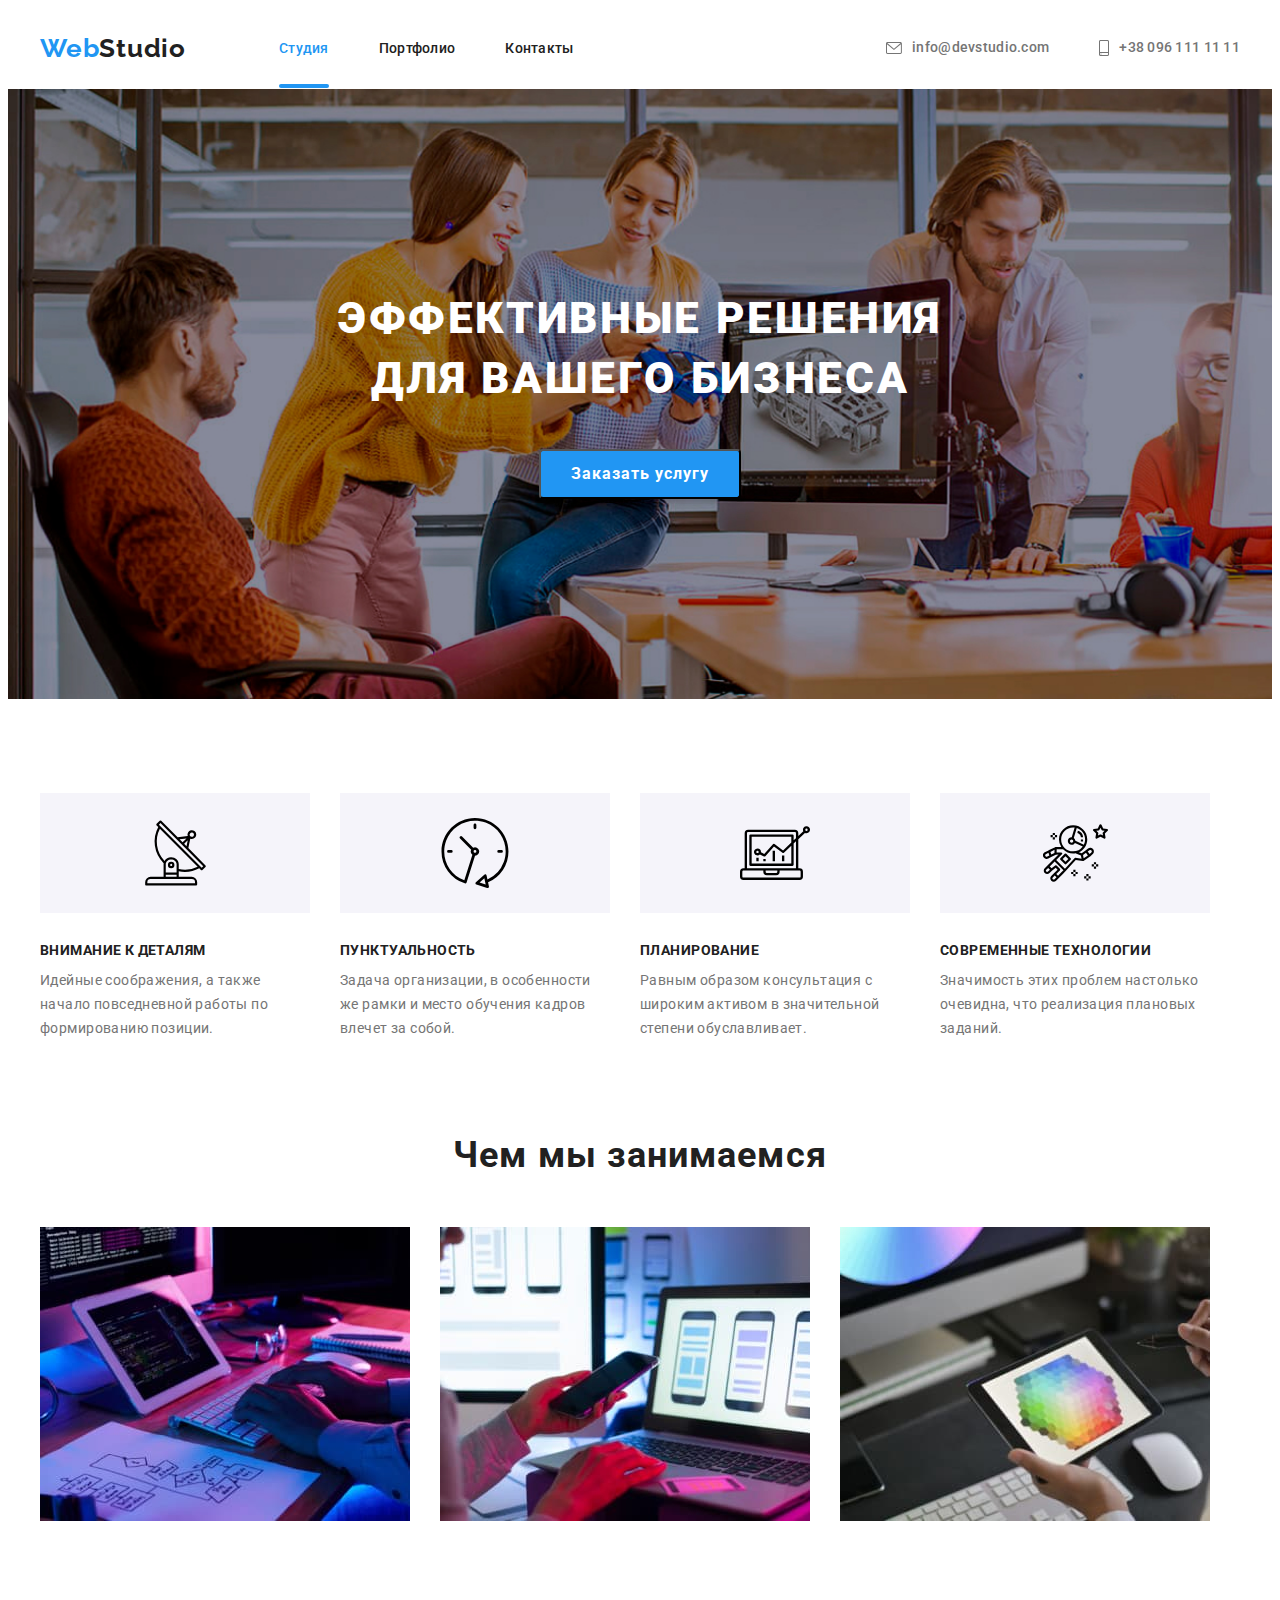
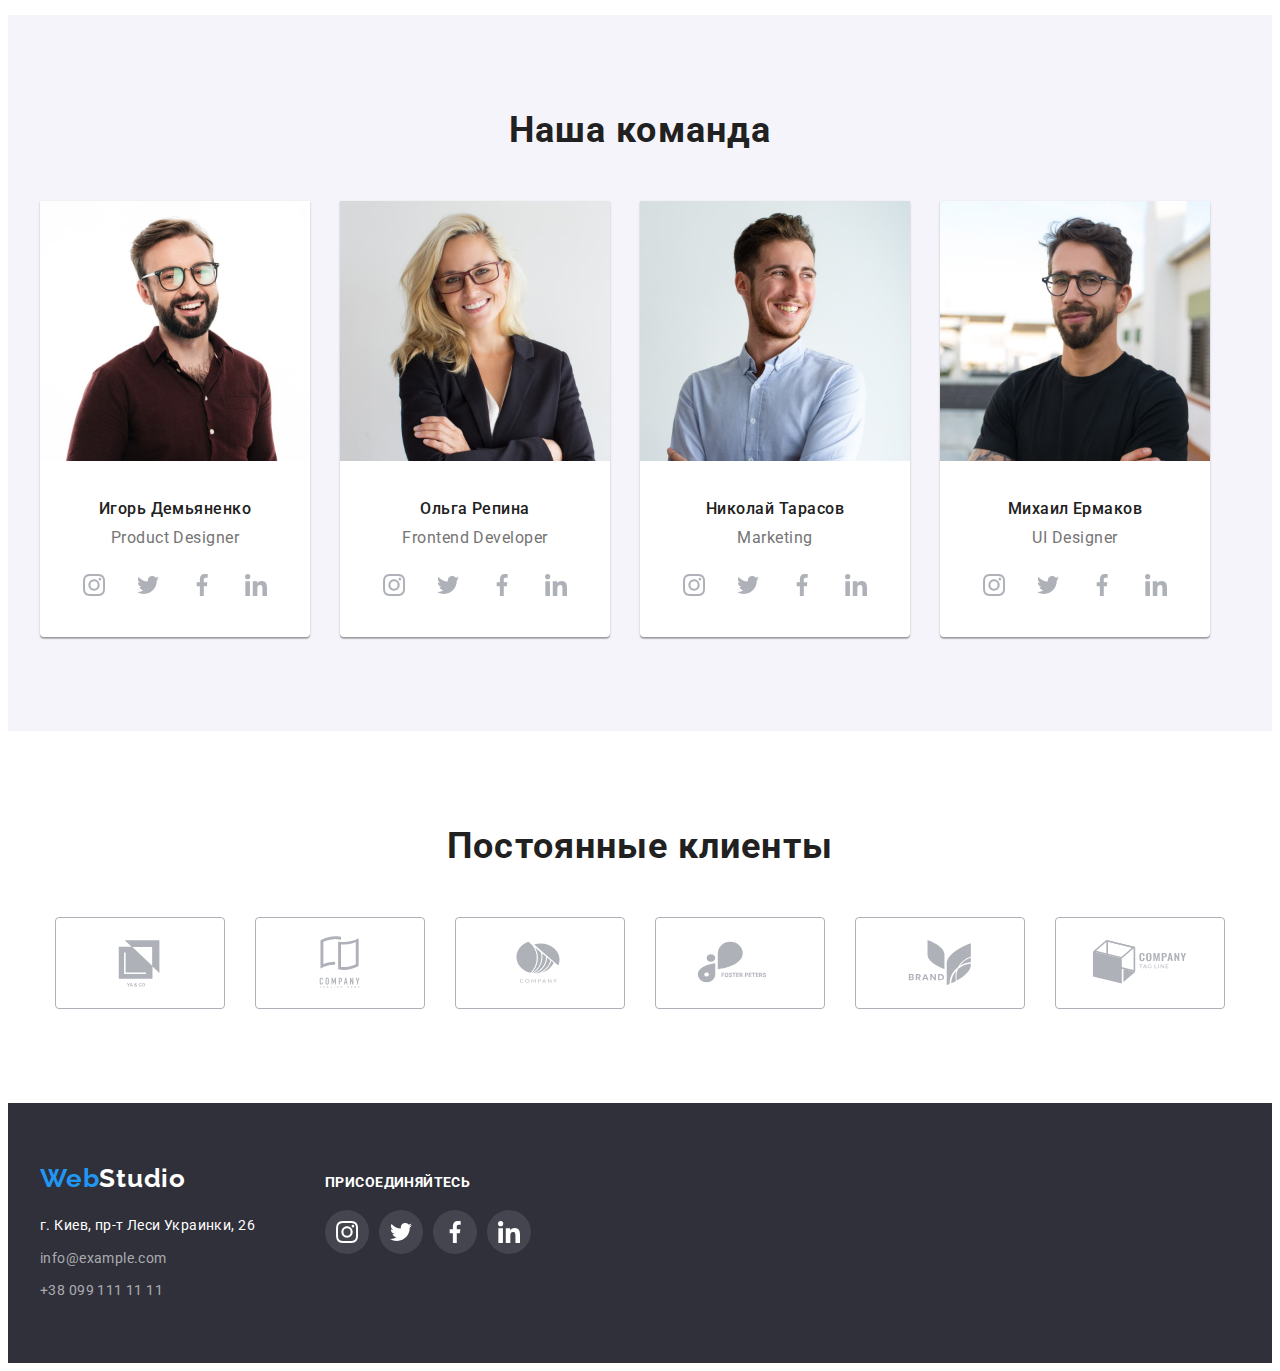
<file: index.html>
<!DOCTYPE html>
<html lang="ru">
<head>
    <meta charset="UTF-8">
    <meta http-equiv="X-UA-Compatible" content="IE=edge">
    <meta name="viewport" content="width=device-width, initial-scale=1.0">
    <title>Web Studio</title>
    <link rel="preconnect" href="https://fonts.googleapis.com">
    <link rel="preconnect" href="https://fonts.gstatic.com" crossorigin>
    <link href="https://fonts.googleapis.com/css2?family=Raleway:wght@700&family=Roboto:wght@400;500;700;900&display=swap" rel="stylesheet">
    <link rel="stylesheet" href="https://cdnjs.cloudflare.com/ajax/libs/modern-normalize/1.1.0/modern-normalize.min.css" integrity="sha512-wpPYUAdjBVSE4KJnH1VR1HeZfpl1ub8YT/NKx4PuQ5NmX2tKuGu6U/JRp5y+Y8XG2tV+wKQpNHVUX03MfMFn9Q==" crossorigin="anonymous" referrerpolicy="no-referrer" />
    <link rel="stylesheet" href="./css/styles.css">
</head>
<body>
    <header class="header">
        <div class="container  header-container">
        <a href="./index.html" class="link logo"> <span> Web</span>Studio </a>
        <nav class="nav">
            <ul class="nav-list list" >
                <li class="nav-item"><a href="./index.html" class="nav-link link current" >Студия</a></li>
                <li class="nav-item"><a href="./portfolio.html" class="nav-link link">Портфолио</a></li>
                <li class="nav-item"><a href="" class="nav-link link">Контакты</a></li>
            </ul>
        </nav>
        <ul class="contact-nav list" >
            
            <li class="header-contact ">
                <a href="mailto:info@devstudio.com"  class="header-mail  link" >
                    <svg class="header-svg" width="16px" height="12px">
                        <use href="./images/symbol-header.svg#icon-envelope">
                    </svg>
                    info@devstudio.com
                </a>
            </li>
            
            <li class="header-contact">
                <a href="tel:+380961111111" class="header-phone link" >
                    <svg class="header-svg" width="10px" height="16px" >
                        <use href="./images/symbol-header.svg#icon-smartphone"> </use>
                    </svg>
                    +38 096 111 11 11
                </a>
            </li>
        </ul>
        </div>
    </header>
    <main>
        <section class="hero">
            <div class="container ">
                <h1 class="hero-text">Эффективные решения <br /> для вашего бизнеса</h1>
                <button type="button" class="main-button" data-modal-open> Заказать услугу</button>
            </div>
        </section>
        <section class="advantages">
            <div class="container">
            <ul class="list advantages-list">
                <li class="advantages-examples">
                    <div class="title-icon">
                        <svg class="title-icon-svg" width="65px" height="70px" >
                            <use href="./images/symbol-defs.svg#icon-antenna"></use>
                        </svg>
                    </div>
                    <h3 class="title-text">Внимание к деталям</h3>
                    <p class="text-desc">Идейные соображения, а также начало повседневной работы по формированию позиции.</p>
                </li>
                <li class="advantages-examples">
                    <div class="title-icon">
                        <svg class="title-icon-svg" width="70px" height="70px" >
                            <use href="./images/symbol-defs.svg#icon-clock"></use>
                        </svg>
                    </div>
                    <h3 class="title-text">Пунктуальность</h3>
                    <p class="text-desc">Задача организации, в особенности же рамки и место обучения кадров влечет за собой.</p>
                </li>
                <li class="advantages-examples">
                    <div class="title-icon">
                        <svg class="title-icon-svg" width="70px" height="70px" >
                            <use href="./images/symbol-defs.svg#icon-diagram"></use>
                        </svg>
                    </div>
                    <h3 class="title-text">Планирование</h3>
                    <p class="text-desc">Равным образом консультация с широким активом в значительной степени обуславливает.</p>
                </li>
                <li class="advantages-examples">
                    <div class="title-icon">
                        <svg class="title-icon-svg" width="65px" height="70px" >
                            <use href="./images/symbol-defs.svg#icon-astronaut"></use>
                        </svg>
                    </div>
                    <h3 class="title-text">Современные технологии</h3>
                    <p class="text-desc">Значимость этих проблем настолько очевидна, что реализация плановых заданий.</p>
                </li>
            </ul>
        </div>
        </section>
        <section class="our-job">
            <div class="container">
            <h2 class="site-subtitle">Чем мы занимаемся</h2>
            <ul class="list img-list">
                <li class="img-item">
                    <div class="item-wrapper">
                        <img src="./images/img1.jpg" alt="Человек набирает текст" width="370" height="294">
                        <p class="text-wrapper">Десктопные приложения</p>
                    </div>
                </li>
                <li class="img-item">
                    <div class="item-wrapper">
                        <img src="./images/img2.jpg" alt="Человек выбирает макета сайта" width="370" height="294">
                        <p class="text-wrapper">Мобильные приложения</p>
                    </div>
                </li>
                <li class="img-item">
                    <div class="item-wrapper">
                        <img src="./images/img3.jpg" alt="Человек выбирает нужный цвет" width="370" height="294">
                        <p class="text-wrapper">Дизайнерские решения</p>
                    </div>
                </li>
            </ul>
            </div>
        </section>
        <section class="our-team">
            <div class="container">
            <h2 class="site-subtitle">Наша команда</h2>
            <ul class="list team-list">
                <li class="team-icon">
                    <img src="./images/img4.jpg" alt="Участник команды" width="270" height="260">
                    <div class="team-text">
                    <h3 class="team-subtitle">Игорь Демьяненко</h3>
                    <p class="team-desc">Product Designer</p>
                    <ul class="socials list socials-list">
                        <li class="sociasls-item">
                            <a class="socials-link socials-link-instagram" href="">
                                <svg class="socials-icon" width="22px" height="22px">
                                    <use href="./images/symbol-defs.svg#icon-instagram"></use>
                                </svg>
                            </a>
                        </li>
                        <li class="sociasls-item">
                            <a class="socials-link socials-link-twitter" href="">
                                <svg class="socials-icon" width="22px" height="22px">
                                    <use href="./images/symbol-defs.svg#icon-twitter"></use>
                                </svg>
                            </a>
                        </li>
                        <li class="sociasls-item">
                            <a class="socials-link socials-link-facebook" href="">
                                <svg class="socials-icon" width="22px" height="22px">
                                    <use href="./images/symbol-defs.svg#icon-facebook"></use>
                                </svg>
                            </a>
                        </li>
                        <li class="sociasls-item">
                            <a class="socials-link socials-link-linkedin" href="">
                                <svg class="socials-icon" width="22px" height="22px">
                                    <use href="./images/symbol-defs.svg#icon-linkedin"></use>
                                </svg>
                            </a>
                        </li>
                    </ul>
                    </div>
                </li>
                <li class="team-icon">
                    <img src="./images/img5.jpg" alt="Участник команды" width="270" height="260">
                    <div class="team-text">
                    <h3 class="team-subtitle">Ольга Репина</h3>
                    <p class="team-desc">Frontend Developer</p>
                    <ul class="socials list socials-list">
                        <li class="sociasls-item">
                            <a class="socials-link socials-link-instagram" href="">
                                <svg class="socials-icon" width="22px" height="22px">
                                    <use href="./images/symbol-defs.svg#icon-instagram"></use>
                                </svg>
                            </a>
                        </li>
                        <li class="sociasls-item">
                            <a class="socials-link socials-link-twitter" href="">
                                <svg class="socials-icon" width="22px" height="22px">
                                    <use href="./images/symbol-defs.svg#icon-twitter"></use>
                                </svg>
                            </a>
                        </li>
                        <li class="sociasls-item">
                            <a class="socials-link socials-link-facebook" href="">
                                <svg class="socials-icon" width="22px" height="22px">
                                    <use href="./images/symbol-defs.svg#icon-facebook"></use>
                                </svg>
                            </a>
                        </li>
                        <li class="sociasls-item">
                            <a class="socials-link socials-link-linkedin" href="">
                                <svg class="socials-icon" width="22px" height="22px">
                                    <use href="./images/symbol-defs.svg#icon-linkedin"></use>
                                </svg>
                            </a>
                        </li>
                    </ul>
                    </div>
                </li>
                <li class="team-icon">
                    <img src="./images/img6.jpg" alt="Участник команд" width="270" height="260">
                    <div class="team-text">
                    <h3 class="team-subtitle">Николай Тарасов</h3>
                    <p class="team-desc">Marketing</p>
                    <ul class="socials list socials-list">
                        <li class="sociasls-item">
                            <a class="socials-link socials-link-instagram" href="">
                                <svg class="socials-icon" width="22px" height="22px">
                                    <use href="./images/symbol-defs.svg#icon-instagram"></use>
                                </svg>
                            </a>
                        </li>
                        <li class="sociasls-item">
                            <a class="socials-link socials-link-twitter" href="">
                                <svg class="socials-icon" width="22px" height="22px">
                                    <use href="./images/symbol-defs.svg#icon-twitter"></use>
                                </svg>
                            </a>
                        </li>
                        <li class="sociasls-item">
                            <a class="socials-link socials-link-facebook" href="">
                                <svg class="socials-icon" width="22px" height="22px">
                                    <use href="./images/symbol-defs.svg#icon-facebook"></use>
                                </svg>
                            </a>
                        </li>
                        <li class="sociasls-item">
                            <a class="socials-link socials-link-linkedin" href="">
                                <svg class="socials-icon" width="22px" height="22px">
                                    <use href="./images/symbol-defs.svg#icon-linkedin"></use>
                                </svg>
                            </a>
                        </li>
                    </ul>
                    </div>
                </li>
                <li class="team-icon">
                    <img src="./images/img7.jpg" alt="Участник команды" width="270" height="260">
                    <div class="team-text">
                    <h3 class="team-subtitle">Михаил Ермаков</h3>
                    <p class="team-desc">UI Designer</p>
                    <ul class="socials list socials-list">
                        <li class="sociasls-item">
                            <a class="socials-link socials-link-instagram" href="">
                                <svg class="socials-icon" width="22px" height="22px">
                                    <use href="./images/symbol-defs.svg#icon-instagram"></use>
                                </svg>
                            </a>
                        </li>
                        <li class="sociasls-item">
                            <a class="socials-link socials-link-twitter" href="">
                                <svg class="socials-icon" width="22px" height="22px">
                                    <use href="./images/symbol-defs.svg#icon-twitter"></use>
                                </svg>
                            </a>
                        </li>
                        <li class="sociasls-item">
                            <a class="socials-link socials-link-facebook" href="">
                                <svg class="socials-icon" width="22px" height="22px">
                                    <use href="./images/symbol-defs.svg#icon-facebook"></use>
                                </svg>
                            </a>
                        </li>
                        <li class="sociasls-item">
                            <a class="socials-link socials-link-linkedin" href="">
                                <svg class="socials-icon" width="22px" height="22px">
                                    <use href="./images/symbol-defs.svg#icon-linkedin"></use>
                                </svg>
                            </a>
                        </li>
                    </ul>
                    </div>
                </li>
            </ul>
            </div>
        </section>
        <section class="clients">
            <div class="container">
            <h2 class="clients-subtitle">Постоянные клиенты</h2>
            <ul class="list socials client-socials">
                <li class="client-item">
                     <a class="client-link" href="">
                        <svg class="client-icon" width="106px" height="60px">
                            <use href="./images/symbol.svg#icon-Logo"></use>
                        </svg>
                    </a>
                </li>
                <li class="client-item" >
                    <a class="client-link" href="">
                        <svg class="client-icon" width="106px" height="60px" >
                            <use href="./images/symbol.svg#icon-Logo-1"></use>
                        </svg>
                    </a>
                </li>
                <li class="client-item" >
                    <a class="client-link" href="">
                        <svg class="client-icon" width="106px" height="60px">
                            <use href="./images/symbol.svg#icon-Logo-2"></use>
                        </svg>
                    </a>
                </li>
                <li class="client-item" >
                    <a class="client-link" href="">
                        <svg class="client-icon" width="106px" height="60px">
                            <use href="./images/symbol.svg#icon-Logo-3"></use>
                        </svg>
                    </a>
                </li>
                <li class="client-item" >
                    <a class="client-link" href="">
                        <svg class="client-icon" width="106px" height="60px">
                            <use href="./images/symbol.svg#icon-Logo-4"></use>
                        </svg>
                    </a>
                </li>
                <li class="client-item" >
                    <a class="client-link" href="">
                        <svg class="client-icon" width="106px" height="60px">
                            <use href="./images/symbol.svg#icon-Logo-5"></use>
                        </svg>
                    </a>
                </li>
            </ul>
            </div>
        </section>
    </main>

    <footer class="footer">
        <div class="container footer-container">
            <div class="footer-contact">
            <a href="./index.html" class="link logo-footer"> <span class="logo-blue"> Web</span>Studio </a>
        <address>
            <ul class="list">
                <li class="footer-list"><a class="adress-link link" href="https://goo.gl/maps/c3JpCVqyvA2sfu4g9" target="_blank" rel="noopener noreferrer">г. Киев, пр-т Леси Украинки, 26</a></li>
                <li class="footer-list"><a class="contact-footer link" href="mailto:info@example.com">info@example.com</a></li>
                <li class="footer-list"><a class="contact-footer phone link" href="tel:+380991111111">+38 099 111 11 11</a></li>
            </ul>
        </address>
        </div>
        <div class="footer-socials">
        <h3 class="footer-subtitle">Присоединяйтесь</h3>
        <ul class="socials list socials-list-footer">
            <li class="sociasls-item">
                <a class="socials-link-footer socials-link-instagram" href="">
                    <svg class="socials-icon-footer" width="22px" height="22px">
                        <use href="./images/symbol-defs.svg#icon-instagram"></use>
                    </svg>
                </a>
            </li>
            <li class="sociasls-item">
                <a class="socials-link-footer socials-link-twitter" href="">
                    <svg class="socials-icon-footer" width="22px" height="22px">
                        <use href="./images/symbol-defs.svg#icon-twitter"></use>
                    </svg>
                </a>
            </li>
            <li class="sociasls-item">
                <a class="socials-link-footer socials-link-facebook" href="">
                    <svg class="socials-icon-footer" width="22px" height="22px">
                        <use href="./images/symbol-defs.svg#icon-facebook"></use>
                    </svg>
                </a>
            </li>
            <li class="sociasls-item">
                <a class="socials-link-footer socials-link-linkedin" href="">
                    <svg class="socials-icon-footer" width="22px" height="22px">
                        <use href="./images/symbol-defs.svg#icon-linkedin"></use>
                    </svg>
                </a>
            </li>
        </ul>
        </div>
    </footer>
    <div class="backdrop is-hidden" data-modal>
        <div class="modal-wrapper">
            <button class="modal-btn" type="button" data-modal-close>&#10006</button>
            <p>Lorem ipsum dolor, sit amet consectetur adipisicing elit. Facere, explicabo!
            </p>
        </div>
    </div>
    <script src="/js/modal.js"></script>
</body>
</html>
</file>
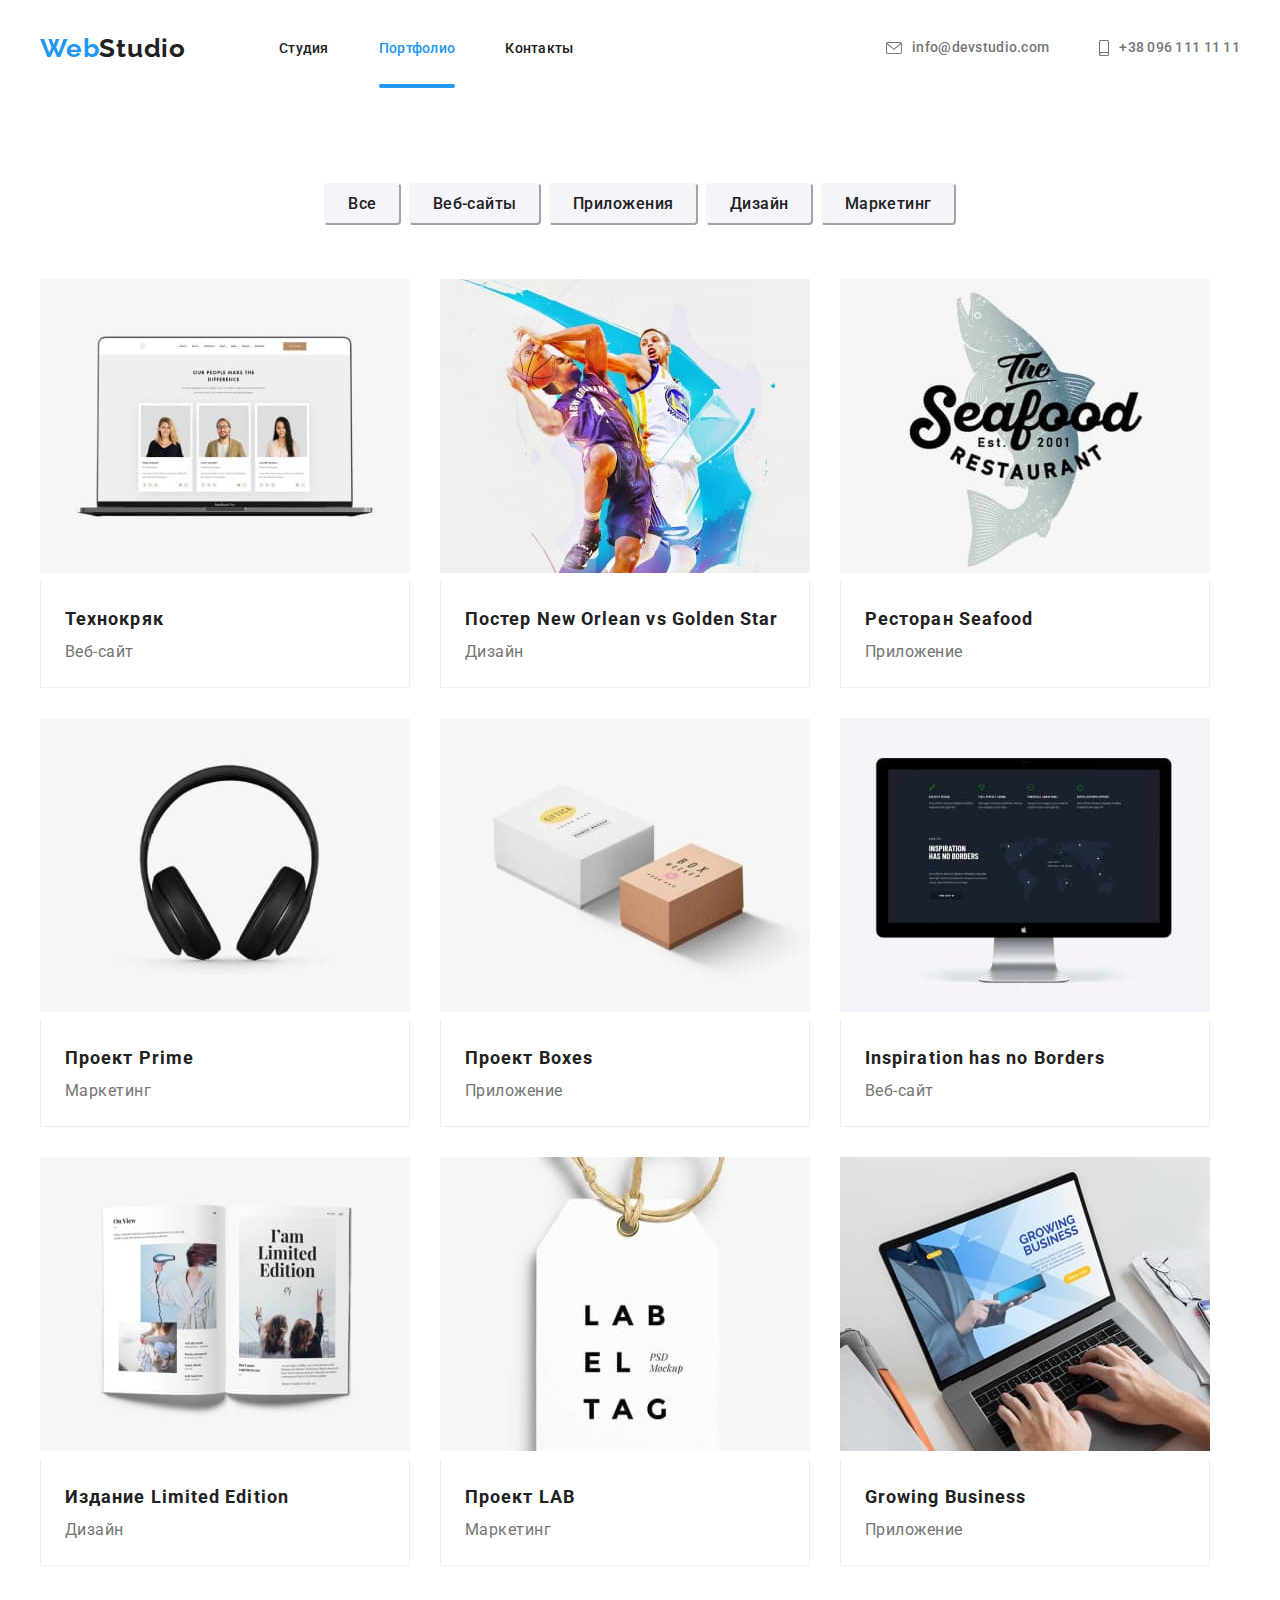
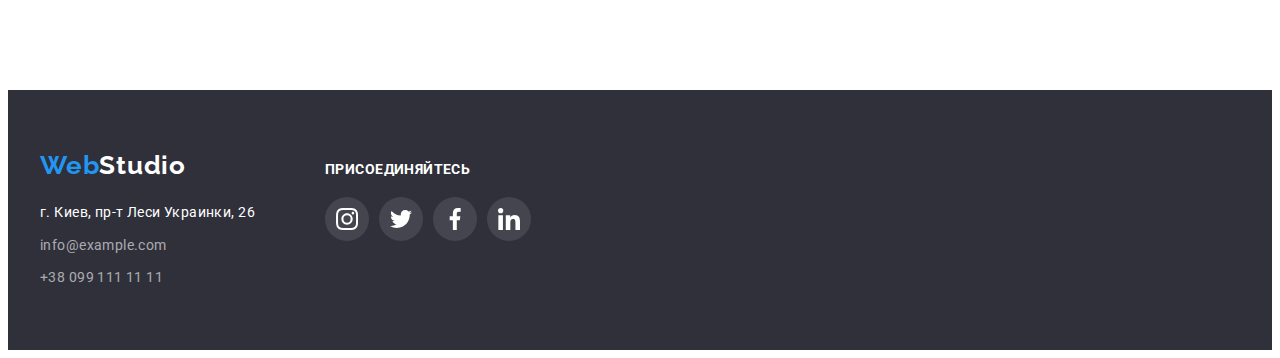
<file: portfolio.html>
<!DOCTYPE html>
<html lang="ru">
<head>
    <meta charset="UTF-8">
    <meta http-equiv="X-UA-Compatible" content="IE=edge">
    <meta name="viewport" content="width=device-width, initial-scale=1.0">
    <title>Портфолио</title>
    <link rel="preconnect" href="https://fonts.googleapis.com">
    <link rel="preconnect" href="https://fonts.gstatic.com" crossorigin>
    <link href="https://fonts.googleapis.com/css2?family=Raleway:wght@700&family=Roboto:wght@400;500;700;900&display=swap" rel="stylesheet">
    <link rel="stylesheet" href="https://cdnjs.cloudflare.com/ajax/libs/modern-normalize/1.1.0/modern-normalize.min.css" integrity="sha512-wpPYUAdjBVSE4KJnH1VR1HeZfpl1ub8YT/NKx4PuQ5NmX2tKuGu6U/JRp5y+Y8XG2tV+wKQpNHVUX03MfMFn9Q==" crossorigin="anonymous" referrerpolicy="no-referrer" />
    <link rel="stylesheet" href="./css/styles.css">
</head>
<body>
    <header class="header">
        <div class="container  header-container">
        <a href="./index.html" class="link logo"> <span> Web</span>Studio </a>
        <nav class="nav">
            <ul class="nav-list list" >
                <li class="nav-item"><a href="./index.html" class="nav-link link " >Студия</a></li>
                <li class="nav-item"><a href="./portfolio.html" class="nav-link link  current">Портфолио</a></li>
                <li class="nav-item"><a href="" class="nav-link link">Контакты</a></li>
            </ul>
        </nav>
        <ul class="contact-nav list" >
            
            <li class="header-contact ">
                <a href="mailto:info@devstudio.com"  class="header-mail  link" >
                    <svg class="header-svg" width="16px" height="12px">
                        <use href="./images/symbol-header.svg#icon-envelope">
                    </svg>
                    info@devstudio.com
                </a>
            </li>
            
            <li class="header-contact">
                <a href="tel:+380961111111" class="header-phone link" >
                    <svg class="header-svg" width="10px" height="16px" >
                        <use href="./images/symbol-header.svg#icon-smartphone"> </use>
                    </svg>
                    +38 096 111 11 11
                </a>
            </li>
        </ul>
        </div>
    </header>
    <main>
        <section class="examples">
            <div class="container">
            <ul class="list button-list" >
                <li class="button-list-items"><button type="button">Все</button></li>
                <li class="button-list-items"><button type="button">Веб-сайты</button></li>
                <li class="button-list-items"><button type="button">Приложения</button></li>
                <li class="button-list-items"><button type="button">Дизайн</button></li>
                <li class="button-list-items"><button type="button">Маркетинг</button></li>
            </ul>
        
            <ul class="list subtitle-examples desc-examples flex-container">
                <li class="flex-element ">
                    <a class="link flex-link" href="">
                        <div class="element-wrapper">
                        <img src="./images/img8.jpg" alt="На ноутбуке изображен веб-сайт" width="370" height="294">
                        <p class="team-descr">Ресурс предлагает комплексные предложения с разным уровнем функционала и сервисов. Все это позволит посетителю получить исчерпывающие сведения <br> о компании или частном лице.</p>
                        </div> 
                        <div class="text-flex">
                            <h3>Технокряк</h3>
                            <p>Веб-сайт</p>
                        </div>  
                    </a>  
                </li>
                <li class="flex-element">
                    <a class="link flex-link"href="">
                        <div class="element-wrapper">
                        <img src="./images/img9.jpg" alt="Постер с баскетболистами" width="370" height="294" >
                        <p class="team-descr">Ресурс предлагает комплексные предложения с разным уровнем функционала и сервисов. Все это позволит посетителю получить исчерпывающие сведения <br> о компании или частном лице.</p>
                        </div> 
                        <div class="text-flex">
                            <h3>Постер New Orlean vs Golden Star</h3>
                            <p>Дизайн</p>
                        </div>
                    </a>
                </li>
                <li class="flex-element">
                    <a class="link flex-link "href="">
                        <div class="element-wrapper">
                        <img src="./images/img10.jpg" alt="Лого ресторана" width="370" height="294">
                        <p class="team-descr">Ресурс предлагает комплексные предложения с разным уровнем функционала и сервисов. Все это позволит посетителю получить исчерпывающие сведения <br> о компании или частном лице.</p>
                        </div> 
                        <div class="text-flex">
                            <h3>Ресторан Seafood</h3>
                            <p>Приложение</p>
                        </div>
                    </a>
                </li>
                <li class="flex-element">
                    <a class="link flex-link "href="">
                        <div class="element-wrapper">
                        <img src="./images/img11.jpg" alt="Наушники" width="370" height="294">
                        <p class="team-descr">Ресурс предлагает комплексные предложения с разным уровнем функционала и сервисов. Все это позволит посетителю получить исчерпывающие сведения <br> о компании или частном лице.</p>
                        </div> 
                        <div class="text-flex">
                            <h3>Проект Prime</h3>
                            <p>Маркетинг</p>
                        </div>
                    </a> 
                </li>
                <li class="flex-element">
                    <a class="link flex-link "href="">
                        <div class="element-wrapper">
                        <img src="./images/img12.jpg" alt="Две коробки" width="370" height="294">
                        <p class="team-descr">Ресурс предлагает комплексные предложения с разным уровнем функционала и сервисов. Все это позволит посетителю получить исчерпывающие сведения <br> о компании или частном лице.</p>
                        </div> 
                        <div class="text-flex">
                            <h3>Проект Boxes</h3>
                            <p>Приложение</p>
                        </div>
                    </a> 
                </li>
                <li class="flex-element">
                    <a class="link flex-link "href="">
                        <div class="element-wrapper">
                        <img src="./images/img13.jpg" alt="Компьютер с сайтом" width="370" height="294">
                        <p class="team-descr">Ресурс предлагает комплексные предложения с разным уровнем функционала и сервисов. Все это позволит посетителю получить исчерпывающие сведения <br> о компании или частном лице.</p>
                        </div> 
                        <div class="text-flex">
                            <h3>Inspiration has no Borders</h3>
                            <p>Веб-сайт</p>
                        </div>
                    </a>
                </li>
                <li class="flex-element">
                    <a class="link flex-link "href="">
                        <div class="element-wrapper">
                        <img src="./images/img14.jpg" alt="Журнал" width="370" height="294">
                        <p class="team-descr">Ресурс предлагает комплексные предложения с разным уровнем функционала и сервисов. Все это позволит посетителю получить исчерпывающие сведения <br> о компании или частном лице.</p>
                        </div> 
                        <div class="text-flex">
                            <h3>Издание Limited Edition</h3>
                            <p>Дизайн</p>
                        </div>
                    </a>
                </li>
                <li class="flex-element">
                    <a class="link flex-link "href="">
                        <div class="element-wrapper">
                        <img src="./images/img15.jpg" alt="Брендированный брелок" width="370" height="294">
                        <p class="team-descr">Ресурс предлагает комплексные предложения с разным уровнем функционала и сервисов. Все это позволит посетителю получить исчерпывающие сведения <br> о компании или частном лице.</p>
                        </div> 
                        <div class="text-flex">
                            <h3>Проект LAB</h3>
                            <p>Маркетинг</p>
                        </div>
                    </a>
                </li>
                <li class="flex-element">
                    <a class="link flex-link "href="">
                        <div class="element-wrapper">
                        <img src="./images/img16.jpg" alt="Человек печатет на ноутбуке">
                        <p class="team-descr">Ресурс предлагает комплексные предложения с разным уровнем функционала и сервисов. Все это позволит посетителю получить исчерпывающие сведения <br> о компании или частном лице.</p>
                        </div> 
                        <div class="text-flex">
                            <h3>Growing Business</h3>
                            <p>Приложение</p>
                        </div>
                    </a>
                </li>
            </ul>
            </div>
        </section>
    </main>
    <footer class="footer">
        <div class="container footer-container">
            <div class="footer-contact">
            <a href="./index.html" class="link logo-footer"> <span class="logo-blue"> Web</span>Studio </a>
        <address>
            <ul class="list">
                <li class="footer-list"><a class="adress-link link" href="https://goo.gl/maps/c3JpCVqyvA2sfu4g9" target="_blank" rel="noopener noreferrer">г. Киев, пр-т Леси Украинки, 26</a></li>
                <li class="footer-list"><a class="contact-footer link" href="mailto:info@example.com">info@example.com</a></li>
                <li class="footer-list"><a class="contact-footer phone link" href="tel:+380991111111">+38 099 111 11 11</a></li>
            </ul>
        </address>
        </div>
        <div class="footer-socials">
        <h3 class="footer-subtitle">Присоединяйтесь</h3>
        <ul class="socials list socials-list-footer">
            <li class="sociasls-item">
                <a class="socials-link-footer socials-link-instagram" href="">
                    <svg class="socials-icon-footer" width="22px" height="22px">
                        <use href="./images/symbol-defs.svg#icon-instagram"></use>
                    </svg>
                </a>
            </li>
            <li class="sociasls-item">
                <a class="socials-link-footer socials-link-twitter" href="">
                    <svg class="socials-icon-footer" width="22px" height="22px">
                        <use href="./images/symbol-defs.svg#icon-twitter"></use>
                    </svg>
                </a>
            </li>
            <li class="sociasls-item">
                <a class="socials-link-footer socials-link-facebook" href="">
                    <svg class="socials-icon-footer" width="22px" height="22px">
                        <use href="./images/symbol-defs.svg#icon-facebook"></use>
                    </svg>
                </a>
            </li>
            <li class="sociasls-item">
                <a class="socials-link-footer socials-link-linkedin" href="">
                    <svg class="socials-icon-footer" width="22px" height="22px">
                        <use href="./images/symbol-defs.svg#icon-linkedin"></use>
                    </svg>
                </a>
            </li>
        </ul>
        </div>
    </footer>
</body>
</html>
</file>
<file: css/styles.css>
:root {
  --primary-text-color: #212121;
  --title-text-color: #757575;
  --accent-color: #2196f3;
}
body {
  font-family: Roboto, sans-serif;
  font-size: 14px;
  line-height: 1.71;
  letter-spacing: 0.03em;
  color: #212121;
}
h1, h2, h3, h4, p{
  margin-top: 0;
  margin-bottom: 0;
}
h1:last-child,
h2:last-child, 
h3:last-child, 
h4:last-child, 
p:last-child{
  margin-bottom: 0;
}
.list {
  padding-left: 0;
  margin-top: 0;
  margin-bottom: 0;
  list-style: none;
}
.link {
  text-decoration: none;
  
}
.container{
  width: 1200px;
  padding-left: 15px;
  padding-right: 15px;
  margin-left: auto;
  margin-right: auto;
}
.header{
  padding-top: 25px ;
  padding-bottom: 25px;

}

.header-contact:not(:last-child){
  margin-right:50px;
}
.header-mail:hover .header-svg,
.header-mail:focus .header-svg{
  fill: var(--accent-color);
}

.header-mail:focus,
.header-mail:hover{
  color: var(--accent-color);
  fill: var(--accent-color);
}
.header-phone:hover,
.header-phone:focus{
  color: var(--accent-color);
}
.header-phone:hover .header-svg,
.header-phone:focus .header-svg{
  fill: var(--accent-color);
}

.header-svg{
  display: flex;
  fill: #757575;
  margin-right: 10px;
  transition: fill 250ms cubic-bezier(0.4, 0, 0.2, 1);
}

.header-container{
  display: flex;
  align-items: center;
}

.logo {
  font-family: Raleway;
  font-weight: bold;
  font-size: 26px;
  line-height: 1.19;
  letter-spacing: 0.03em;
  color:var(--primary-text-color);
  margin-right: 93px;
}
.logo > span {
  color: var(--accent-color);
}


.nav-list .current{
  color: var(--accent-color);
}
.current{
  position: relative;
}
.current::after{
  position: absolute;
  bottom: 0;
  left: 0;
  content:'';
  display: block;
  width: 100%;
  height: 4px;
  background-color: var(--accent-color);
  border-radius: 2px;
 
}
.nav-list{
  display: flex;
  align-items: center;
}
.nav-item:not(:last-child){
margin-right: 50px;
}
.nav-link {
  position: relative;
  font-family: inherit;
  font-weight: 500;
  font-size: 14px;
  line-height: 1.14;
  letter-spacing: 0.02em;
  color: var(--primary-text-color);
  padding-bottom: 32px;
  transition: color 250ms cubic-bezier(0.4, 0, 0.2, 1);
}
.nav-link:hover,
.nav-link:focus {
  color: var(--accent-color);
  fill: var(--accent-color);
}
.contact-nav{
  display: flex;
  margin-left: auto;
  align-items: center;
}
.contact-nav a {
  display: flex;
  align-items: center ;
  font-weight: 500;
  font-size: 14px;
  line-height: 1.14;
  letter-spacing: 0.02em;
  color: var(--title-text-color);
  transition: color 250ms cubic-bezier(0.4, 0, 0.2, 1);
}

/* Hero */
.hero {
  background-color: #2f303a;
  padding-top: 200px;
  padding-bottom: 200px;
  text-align: center;
  background-image: url(../images/hero-bg.jpg);
  background-size: cover;
  background-repeat: no-repeat;

}

.hero-text {
  font-weight: 900;
  font-size: 44px;
  line-height: 1.36;
  letter-spacing: 0.06em;
  text-transform: uppercase;
  color: #ffffff;
  margin: 0;
  margin-bottom: 40px;
  
}
.main-button {
  font-family: inherit;
  font-weight: bold;
  font-size: 16px;
  line-height: 1.88;
  display: inline-block;
  text-align: center;
  letter-spacing: 0.06em;
  color: #ffffff;
  cursor: pointer;
  background-color: var(--accent-color);
  box-shadow: 0px 4px 4px rgba(0, 0, 0, 0.15);
  border-radius: 4px;
  padding: 8px 30px;
}
/* Advantages */
.advantages-list{
  display: flex;

}
.advantages{
  padding-top: 94px;
  padding-bottom: 94px;
}
.advantages-examples{
  width: 270px;
}
.advantages-examples:not(:last-child){
  margin-right: 30px;
}
.title-icon{
  display: flex;
  background-color:#F5F4FA;
  width: 270px;
  height: 120px;
  justify-content: center;
  align-items: center;
  margin-bottom: 30px;
}



.title-text {
  font-weight: bold;
  font-size: 14px;
  line-height: 1.14;
  letter-spacing: 0.03em;
  text-transform: uppercase;
  color: var(--primary-text-color);
  margin-bottom: 10px;
}
.text-desc{
  font-size: 14px;
  line-height: 1.71;
  letter-spacing: 0.03em;
  color: var(--title-text-color);
}
.title-text:last-child{
  margin-right: 0;
}
.team-desc:last-child{
  margin-right: 0;
}
.socials{
  display: flex;
  justify-content: center;
}

.sociasls-item:not(:last-child){
  margin-right: 10px;
}
.socials-link{
  display:flex;
  justify-content: center;
  align-items: center;
  width: 44px;
  height: 44px;
  background-color: #fff;
  border-radius: 50%;
  transition: background-color 250ms cubic-bezier(0.4, 0, 0.2, 1);
}
.socials-link:hover,
.socials-link:focus{
  background-color: var(--accent-color);
}
.socials-link:hover .socials-icon,
.socials-link:focus .socials-icon{
  fill: #fff;
}
.socials-icon{
  fill: #AFB1B8;
  transition: fill 250ms cubic-bezier(0.4, 0, 0.2, 1);
}

.our-job{
  padding-bottom: 94px;
}
.img-list {
  display: flex;
}
.img-item{
  display: block;
  position: relative;
  overflow: hidden;
}
.img-item:hover .text-wrapper{
  transform: translateY(0%);
  transition: transform 250ms cubic-bezier(0.4, 0, 0.2, 1);
}

.item-wrapper{
  display: flex;
}
.text-wrapper{
  display: flex;
  align-items: center;
  justify-content: center;
  padding-left: 24px;
  padding-right: 24px;
  width: 100%;
  height: 70px;
  position: absolute;
  bottom: 0;
  left: 0;
  background: rgba(47, 48, 58, 0.8);
  font-weight: 700;
  font-size: 14px;
  line-height: 1.14;
  letter-spacing: 0.03em;
  text-transform: uppercase;
  color: #FFFFFF;
  transform: translateY(100%);
  transition: transform 250ms cubic-bezier(0.4, 0, 0.2, 1);
}

.img-item:not(:last-child){
  margin-right: 30px;
}
.site-subtitle {
  font-weight: bold;
  font-size: 36px;
  line-height: 1.17;
  text-align: center;
  letter-spacing: 0.03em;
  color: var(--primary-text-color);
  margin-bottom: 50px;
}
.our-team{
  background: #F5F4FA;
  padding-top: 94px;
  padding-bottom: 94px;
}
.team-list{
  display: flex;
 
 
}
.team-subtitle {
  font-weight: 500;
  font-size: 16px;
  line-height: 1.19;
  text-align: center;
  letter-spacing: 0.03em;
  color: var(--primary-text-color);
  margin-bottom: 10px;
}
.team-desc {
  font-size: 16px;
  line-height: 1.19;
  text-align: center;
  letter-spacing: 0.03em;
  color: var(--title-text-color);
 margin-bottom: 16px;
}
.team-text{
  padding-top: 30px;
  padding-bottom: 30px;
}
.team-icon{
  background-color: #ffffff;
  box-shadow: 0px 1px 3px rgba(0, 0, 0, 0.12), 0px 1px 1px rgba(0, 0, 0, 0.14), 0px 2px 1px rgba(0, 0, 0, 0.2);
  border-radius: 0px 0px 4px 4px;
  
}
.team-icon:not(:last-child){
  margin-right: 30px;
}
.clients{
  padding-top: 94px;
  padding-bottom: 94px;
}
.clients-subtitle{
  font-weight: 700;
  font-size: 36px;
  line-height: 42px;
  text-align: center;
  letter-spacing: 0.03em;
  color: #212121;
  margin-bottom: 50px;
}
.client-link{
  display:flex;
  justify-content: center;
  align-items: center;
  width: 170px;
  height: 92px;
  background-color: #fff;
  border: 1px solid #AFB1B8;
  box-sizing: border-box;
  border-radius: 4px;
  transition: border 250ms cubic-bezier(0.4, 0, 0.2, 1);
}
.client-link:focus,
.client-link:hover{
  border: 1px solid #2196F3;
}
.client-link:hover .client-icon,
.client-link:focus .client-icon{
  fill: var(--accent-color);
}
.client-item:not(:last-child){
  margin-right: 30px;
}


.client-icon{
  fill:  #AFB1B8;
  transition: fill 250ms cubic-bezier(0.4, 0, 0.2, 1);
}
.client-icon:focus,
.client-icon:hover{
  fill: #2196F3;
}
/* Footer */
.footer {
  display: flex;
  background-color: #2f303a;
  padding-top: 60px;
  padding-bottom: 60px;
}
.socials-link-footer{
  display: flex;
  justify-content: center;
  align-items: center;
  width: 44px;
  height: 44px;
  background-color: rgba(255, 255, 255, 0.1);
  border-radius: 50%;
  transition: background-color 250ms cubic-bezier(0.4, 0, 0.2, 1) ;
}
.socials-icon-footer{
  fill: #fff;
  transition: fill 250ms cubic-bezier(0.4, 0, 0.2, 1) ;
}
.socials-link-footer:hover,
.socials-link-footer:focus{
  background-color: var(--accent-color);
}
.footer-socials{
  margin-left: 70px;
}
.footer-container{
  display: flex;
  align-items: baseline;
}

.socials-list-footer{
  padding-top: 20px;
}
.footer-subtitle{
  font-weight: 700;
  font-size: 14px;
  line-height: 16px;
  letter-spacing: 0.03em;
  text-transform: uppercase;
  color: #FFFFFF;
 
}
.logo-footer {
  font-family: 'Raleway';
  display: inline-block;
  font-weight: bold;
  font-size: 26px;
  line-height: 1.19;
  letter-spacing: 0.03em;
  margin-bottom: 20px;

color: #ffffff;
}
.adress-link {
  font-style: normal;
  font-size: 14px;
  line-height: 1.71;
  letter-spacing: 0.03em;
  color: #ffffff;
  transition: color 250ms cubic-bezier(0.4, 0, 0.2, 1) ;
}
.adress-link:focus,
.adress-link:hover {
  color: var(--accent-color);
}
.contact-footer {
  display: inline-block;
  font-style: normal;
  font-size: 14px;
  line-height: 1.71;
  letter-spacing: 0.03em;
  color: rgba(255, 255, 255, 0.6);
  transition: color 250ms cubic-bezier(0.4, 0, 0.2, 1) ;
}
.footer-list:not(:last-child){
  margin-bottom: 9px;
}

.contact-footer:hover,
.contact-footer:focus {
  color: var(--accent-color);
}
.logo-blue{
  color: var(--accent-color);
  
}






/* Portfolio */
.examples{
  padding-top: 94px;
  padding-bottom: 94px;
}
.button-list{
  display: flex;
  justify-content: center;
  margin-bottom: 54px;
}
.button-list-main{
  padding-top: 94px;
  padding-bottom: 34px;
}
.button-list-items:not(:last-child){
  margin-right:8px;
}
.button-list-items button{
  box-sizing: border-box;
  padding: 6px 22px; 
}
.button-list-items button:hover{
  box-shadow: 0px 3px 1px rgba(0, 0, 0, 0.1), 0px 1px 2px rgba(0, 0, 0, 0.08), 0px 2px 2px rgba(0, 0, 0, 0.12);
}
.button-list-items button:focus{
  box-shadow: 0px 3px 1px rgba(0, 0, 0, 0.1), 0px 1px 2px rgba(0, 0, 0, 0.08), 0px 2px 2px rgba(0, 0, 0, 0.12);
}
.button-list  button {
  font-family: inherit;
  font-weight: 500;
  font-size: 16px;
  line-height: 1.62;
  text-align: center;
  letter-spacing: 0.03em;
  color: var(--primary-text-color);
  background-color: #f5f4fa;
  border-radius: 4px;
  cursor: pointer;
  border-color:#F5F4FA ;
  transition: color 250ms cubic-bezier(0.4, 0, 0.2, 1), background-color 250ms cubic-bezier(0.4, 0, 0.2, 1), box-shadow 250ms cubic-bezier(0.4, 0, 0.2, 1)  ;
}

.button-list button:focus,
.button-list button:hover {
  color: #ffffff;
  background-color: var(--accent-color);
}
.subtitle-examples > li > h3 {
  font-weight: bold;
  font-size: 18px;
  line-height: 2;
  letter-spacing: 0.06em;
  color: var(--primary-text-color);
}
.desc-examples > li > p {
  font-size: 16px;
  line-height: 1.87;
  letter-spacing: 0.03em;
  color: var(--title-text-color);
}
.flex-container{
  display: flex;
  flex-wrap: wrap;
}
.flex-element{
  width: 370px;
  margin-right: 30px;
  margin-bottom: 30px;
}
.flex-link:hover,
.flex-link:focus{
  display: block;
  box-shadow: 0px 1px 1px rgba(0, 0, 0, 0.12), 0px 4px 4px rgba(0, 0, 0, 0.06), 1px 4px 6px rgba(0, 0, 0, 0.16);
  transition: box-shadow 250ms cubic-bezier(0.4, 0, 0.2, 1);
}
.flex-element:nth-child(3n){
  margin-right: 0;
}
.flex-element > h3 {
  padding: 20px 24px 4px 24px;
}
.flex-element > p {
  padding: 0px 24px 20px 24px;
}
.text-flex{
  padding: 20px 24px;
  border-right:1px solid #EEEEEE;
  border-bottom:1px solid #EEEEEE;
  border-left:1px solid #EEEEEE;  
}
.text-flex > h3{
  font-weight: 700;
  font-size: 18px;
  line-height: 36px;
  letter-spacing: 0.06em;
  color: #212121;
}
.text-flex > p {
  color: #757575;
  font-weight: 400;
  font-size: 16px;
  line-height: 30px;
  letter-spacing: 0.03em;
}
/* Modal window */
.backdrop{
  position: fixed;
  width: 100vw;
  height: 100vh;
  top: 0;
  left: 50%;
  transform: translateX(-50%);
  background: rgba(0, 0, 0, 0.2);
  transition: opacity 250ms ease-in, vicibility 250ms ease-in;
  opacity: 1;
  visibility: visible;
  pointer-events: initial;
}
.element-wrapper{
  position: relative;
  overflow: hidden;
}
.team-descr{
  display: flex;
  align-items: center;
  justify-content: center;
  padding-left: 24px;
  padding-right: 24px;
  width: 100%;
  height: 100%;
  position: absolute;
  bottom: 0;
  left: 0;
  color: white ;
  background: rgba(33, 150, 243, 0.9);
  font-weight: 400;
  font-size: 18px;
  line-height: 1.56;
  letter-spacing: 0.03em;
  transform: translateY(100%);
  transition: transform 250ms cubic-bezier(0.4, 0, 0.2, 1);
}
.flex-link:hover .team-descr{
  transform: translateY(0%);
  transition: transform 250ms cubic-bezier(0.4, 0, 0.2, 1);
}
.flex-link:focus .team-descr{
  transform: translateY(0%);
  transition: transform 250ms cubic-bezier(0.4, 0, 0.2, 1);
}

.modal-wrapper{
  position: absolute;
  top: 50%;
  left: 50%;
  transform: translate(-50%, -50%);
  width: 528px;
  height: 581px;
  background-color: #fff;
  padding: 25px;
  box-shadow: 0px 1px 3px rgba(0, 0, 0, 0.12), 0px 1px 1px rgba(0, 0, 0, 0.14), 0px 2px 1px rgba(0, 0, 0, 0.2);
  border-radius: 4px;
}
.backdrop.is-hidden{
  opacity: 0;
  visibility: hidden;
  pointer-events: none;
}
.modal-btn{
  display: flex;
  position: absolute;
  width: 30px;
  height: 30px;
  top: 8px;
  right: 8px;
  border-radius: 50%;
  cursor: pointer;
  border: 1px solid rgba(0, 0, 0, 0.1);
  background: #fff;
  justify-content: center;
  align-items: center;
}
</file>
